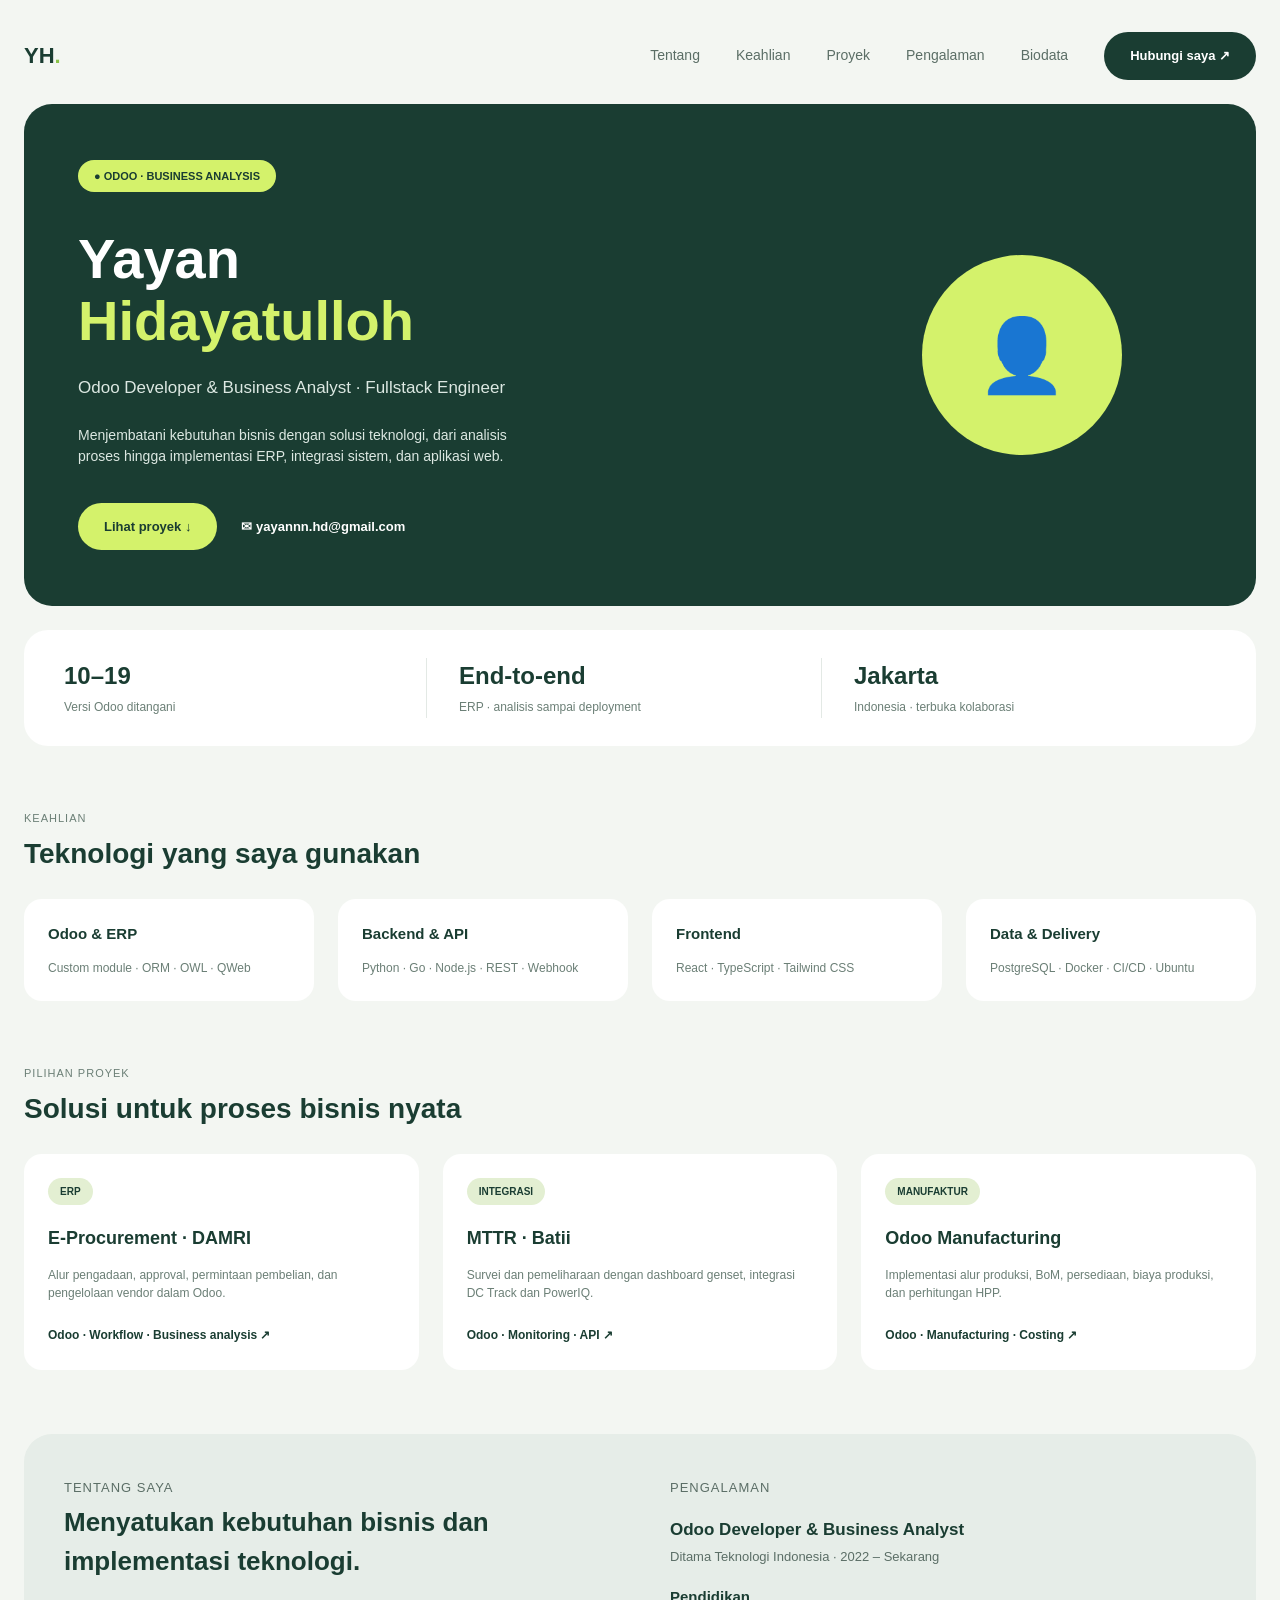
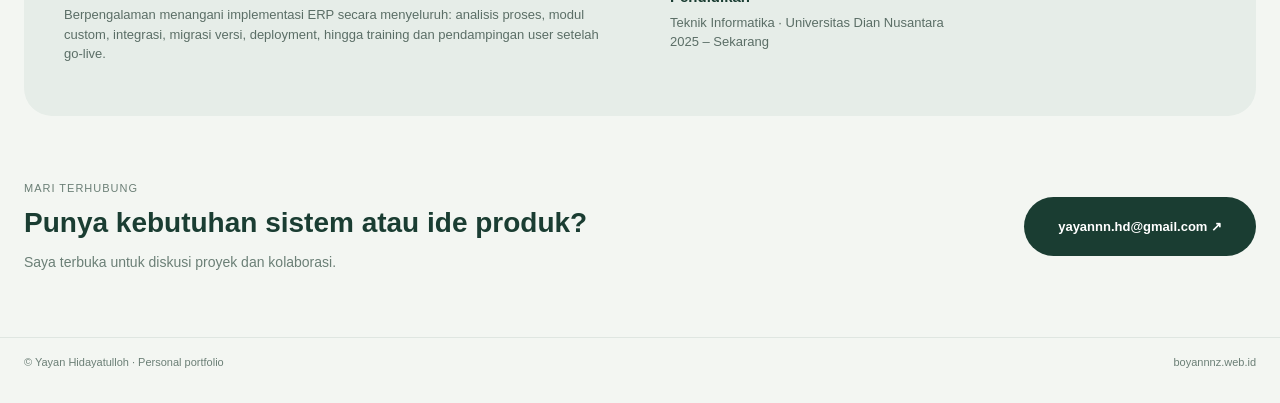
<file: index.html>
<!DOCTYPE html>
<html lang="id">
<head>
  <meta charset="UTF-8">
  <meta name="viewport" content="width=device-width, initial-scale=1.0">
  <title>Yayan Hidayatulloh - Personal Portfolio</title>
  <!-- memanggil file CSS -->
  <link rel="stylesheet" type="text/css" href="style.css">
</head>
<body>

  <header>
    <div class="container">
      <a href="#" class="logo">YH<span>.</span></a>
      <nav>
        <ul>
          <li><a href="#tentang">Tentang</a></li>
          <li><a href="#keahlian">Keahlian</a></li>
          <li><a href="#proyek">Proyek</a></li>
          <li><a href="#pengalaman">Pengalaman</a></li>
          <li><a href="biodata.html">Biodata</a></li>
          <li><a href="#kontak" class="btn btn-dark">Hubungi saya ↗</a></li>
        </ul>
      </nav>
    </div>
  </header>

  <main class="container">

    <!-- Hero -->
    <section class="hero" style="margin-bottom:24px;">
      <div>
        <span class="badge">● ODOO · BUSINESS ANALYSIS</span>
        <h1>Yayan <span>Hidayatulloh</span></h1>
        <p class="role">Odoo Developer &amp; Business Analyst · Fullstack Engineer</p>
        <p class="desc">Menjembatani kebutuhan bisnis dengan solusi teknologi, dari analisis proses hingga implementasi ERP, integrasi sistem, dan aplikasi web.</p>
        <div class="actions">
          <a href="#proyek" class="btn btn-lime">Lihat proyek ↓</a>
          <a href="mailto:yayannn.hd@gmail.com">✉ yayannn.hd@gmail.com</a>
        </div>
      </div>
      <div class="avatar">👤</div>
    </section>

    <!-- Stats -->
    <section class="stats">
      <div><strong>10–19</strong><small>Versi Odoo ditangani</small></div>
      <div><strong>End-to-end</strong><small>ERP · analisis sampai deployment</small></div>
      <div><strong>Jakarta</strong><small>Indonesia · terbuka kolaborasi</small></div>
    </section>

    <!-- Keahlian -->
    <section id="keahlian">
      <p class="label">Keahlian</p>
      <h2>Teknologi yang saya gunakan</h2>
      <div class="grid grid-4">
        <div class="card">
          <h3>Odoo &amp; ERP</h3>
          <p>Custom module · ORM · OWL · QWeb</p>
        </div>
        <div class="card">
          <h3>Backend &amp; API</h3>
          <p>Python · Go · Node.js · REST · Webhook</p>
        </div>
        <div class="card">
          <h3>Frontend</h3>
          <p>React · TypeScript · Tailwind CSS</p>
        </div>
        <div class="card">
          <h3>Data &amp; Delivery</h3>
          <p>PostgreSQL · Docker · CI/CD · Ubuntu</p>
        </div>
      </div>
    </section>

    <!-- Proyek -->
    <section id="proyek">
      <p class="label">Pilihan Proyek</p>
      <h2>Solusi untuk proses bisnis nyata</h2>
      <div class="grid grid-3">
        <article class="card project">
          <span class="tag">ERP</span>
          <h3>E-Procurement · DAMRI</h3>
          <p>Alur pengadaan, approval, permintaan pembelian, dan pengelolaan vendor dalam Odoo.</p>
          <a class="stack" href="#">Odoo · Workflow · Business analysis ↗</a>
        </article>
        <article class="card project">
          <span class="tag">INTEGRASI</span>
          <h3>MTTR · Batii</h3>
          <p>Survei dan pemeliharaan dengan dashboard genset, integrasi DC Track dan PowerIQ.</p>
          <a class="stack" href="#">Odoo · Monitoring · API ↗</a>
        </article>
        <article class="card project">
          <span class="tag">MANUFAKTUR</span>
          <h3>Odoo Manufacturing</h3>
          <p>Implementasi alur produksi, BoM, persediaan, biaya produksi, dan perhitungan HPP.</p>
          <a class="stack" href="#">Odoo · Manufacturing · Costing ↗</a>
        </article>
      </div>
    </section>

    <!-- Tentang & Pengalaman -->
    <section class="about" id="tentang">
      <div>
        <p class="label">Tentang Saya</p>
        <h2>Menyatukan kebutuhan bisnis dan implementasi teknologi.</h2>
        <p>Berpengalaman menangani implementasi ERP secara menyeluruh: analisis proses, modul custom, integrasi, migrasi versi, deployment, hingga training dan pendampingan user setelah go-live.</p>
      </div>
      <div class="exp" id="pengalaman">
        <p class="label">Pengalaman</p>
        <h4 style="font-size:17px; margin-top:16px;">Odoo Developer &amp; Business Analyst</h4>
        <p>Ditama Teknologi Indonesia · 2022 – Sekarang</p>
        <h4>Pendidikan</h4>
        <p>Teknik Informatika · Universitas Dian Nusantara<br>2025 – Sekarang</p>
      </div>
    </section>

    <!-- Kontak -->
    <section class="contact" id="kontak">
      <div>
        <p class="label">Mari Terhubung</p>
        <h2>Punya kebutuhan sistem atau ide produk?</h2>
        <p style="font-size:14px; color:#6b7f76;">Saya terbuka untuk diskusi proyek dan kolaborasi.</p>
      </div>
      <a href="mailto:yayannn.hd@gmail.com" class="btn btn-dark" style="padding:20px 34px;">yayannn.hd@gmail.com ↗</a>
    </section>

  </main>

  <footer>
    <div class="container">
      <span>© Yayan Hidayatulloh · Personal portfolio</span>
      <a href="https://boyannnz.web.id">boyannnz.web.id</a>
    </div>
  </footer>

</body>
</html>
</file>
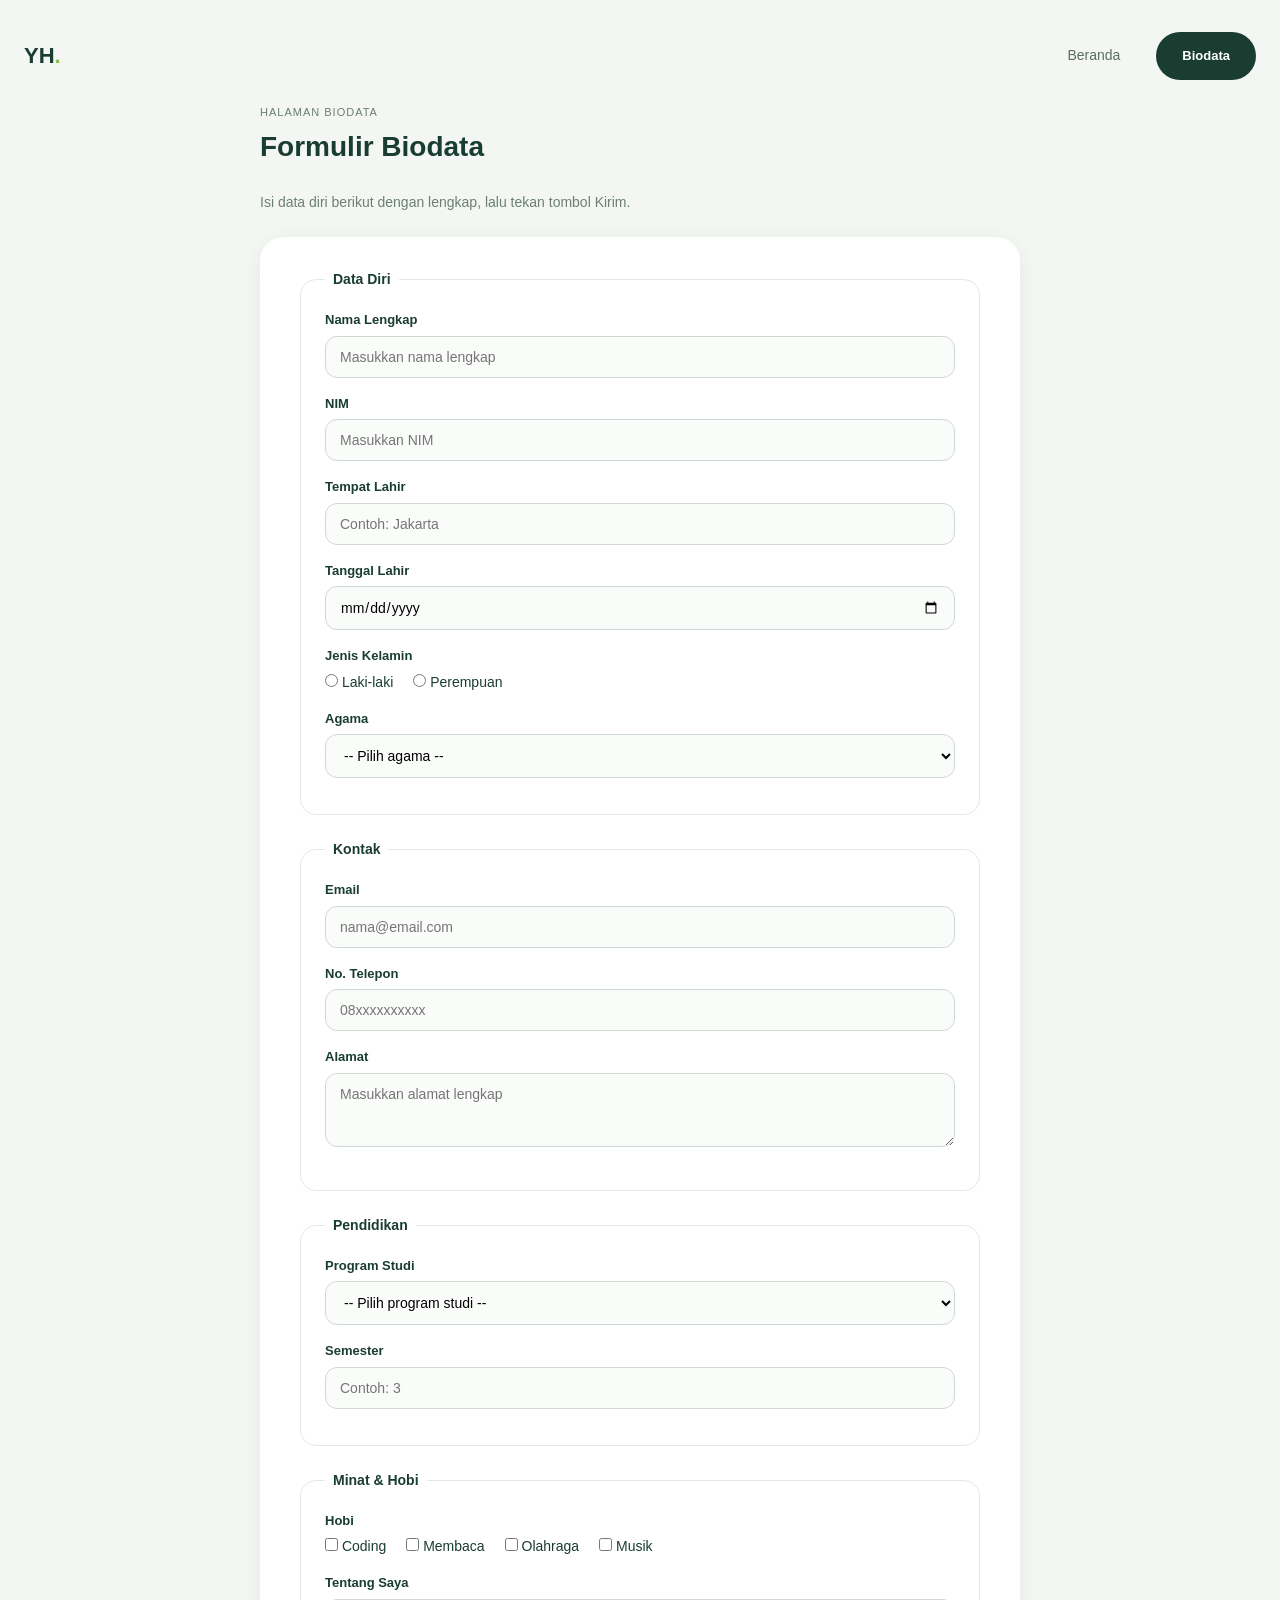
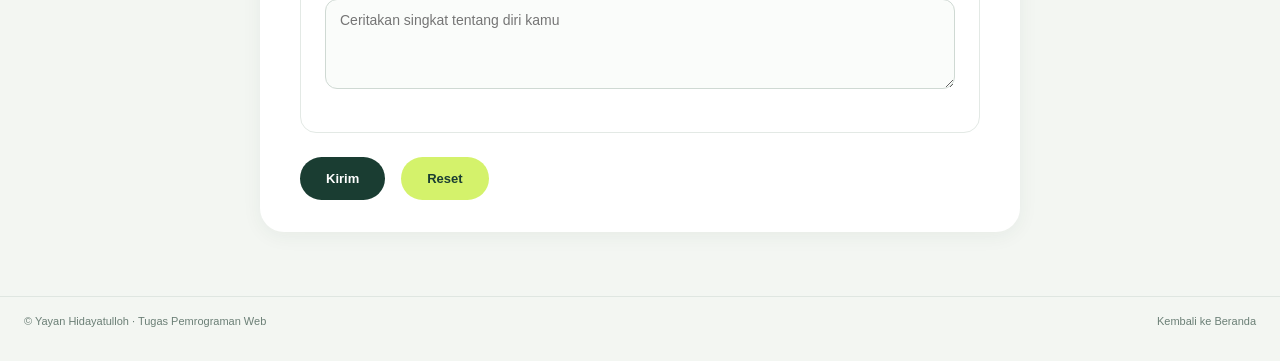
<file: biodata.html>
<!DOCTYPE html>
<html lang="id">
<head>
  <meta charset="UTF-8">
  <meta name="viewport" content="width=device-width, initial-scale=1.0">
  <title>Biodata - Yayan Hidayatulloh</title>
  <!-- memanggil file CSS yang sama dengan halaman index -->
  <link rel="stylesheet" type="text/css" href="style.css">
</head>
<body>

  <!-- bagian header template -->
  <header id="header-utama">
    <div class="container">
      <a href="index.html" class="logo">YH<span>.</span></a>
      <nav>
        <ul>
          <li><a href="index.html">Beranda</a></li>
          <li><a href="biodata.html" class="btn btn-dark">Biodata</a></li>
        </ul>
      </nav>
    </div>
  </header>
  <!-- akhir bagian header template -->

  <main class="container" id="konten-biodata">
    <section class="form-section" id="bagian-formulir">
      <p class="label">Halaman Biodata</p>
      <h2>Formulir Biodata</h2>
      <p class="form-intro">Isi data diri berikut dengan lengkap, lalu tekan tombol Kirim.</p>

      <form id="form-biodata" class="form-card" action="#" method="post">

        <!-- Data diri -->
        <fieldset class="form-group" id="grup-data-diri">
          <legend>Data Diri</legend>

          <div class="form-row">
            <label for="nama" class="form-label">Nama Lengkap</label>
            <input type="text" id="nama" name="nama" class="form-input" placeholder="Masukkan nama lengkap" required>
          </div>

          <div class="form-row">
            <label for="nim" class="form-label">NIM</label>
            <input type="text" id="nim" name="nim" class="form-input" placeholder="Masukkan NIM" required>
          </div>

          <div class="form-row">
            <label for="tempat-lahir" class="form-label">Tempat Lahir</label>
            <input type="text" id="tempat-lahir" name="tempat_lahir" class="form-input" placeholder="Contoh: Jakarta">
          </div>

          <div class="form-row">
            <label for="tanggal-lahir" class="form-label">Tanggal Lahir</label>
            <input type="date" id="tanggal-lahir" name="tanggal_lahir" class="form-input">
          </div>

          <div class="form-row">
            <span class="form-label">Jenis Kelamin</span>
            <div class="form-options" id="opsi-jenis-kelamin">
              <label class="form-option"><input type="radio" id="pria" name="jenis_kelamin" value="Laki-laki"> Laki-laki</label>
              <label class="form-option"><input type="radio" id="wanita" name="jenis_kelamin" value="Perempuan"> Perempuan</label>
            </div>
          </div>

          <div class="form-row">
            <label for="agama" class="form-label">Agama</label>
            <select id="agama" name="agama" class="form-input">
              <option value="">-- Pilih agama --</option>
              <option value="Islam">Islam</option>
              <option value="Kristen">Kristen</option>
              <option value="Katolik">Katolik</option>
              <option value="Hindu">Hindu</option>
              <option value="Buddha">Buddha</option>
              <option value="Konghucu">Konghucu</option>
            </select>
          </div>
        </fieldset>

        <!-- Kontak -->
        <fieldset class="form-group" id="grup-kontak">
          <legend>Kontak</legend>

          <div class="form-row">
            <label for="email" class="form-label">Email</label>
            <input type="email" id="email" name="email" class="form-input" placeholder="nama@email.com" required>
          </div>

          <div class="form-row">
            <label for="telepon" class="form-label">No. Telepon</label>
            <input type="tel" id="telepon" name="telepon" class="form-input" placeholder="08xxxxxxxxxx">
          </div>

          <div class="form-row">
            <label for="alamat" class="form-label">Alamat</label>
            <textarea id="alamat" name="alamat" class="form-input" rows="3" placeholder="Masukkan alamat lengkap"></textarea>
          </div>
        </fieldset>

        <!-- Pendidikan -->
        <fieldset class="form-group" id="grup-pendidikan">
          <legend>Pendidikan</legend>

          <div class="form-row">
            <label for="prodi" class="form-label">Program Studi</label>
            <select id="prodi" name="prodi" class="form-input">
              <option value="">-- Pilih program studi --</option>
              <option value="Teknik Informatika">Teknik Informatika</option>
              <option value="Sistem Informasi">Sistem Informasi</option>
              <option value="Lainnya">Lainnya</option>
            </select>
          </div>

          <div class="form-row">
            <label for="semester" class="form-label">Semester</label>
            <input type="number" id="semester" name="semester" class="form-input" min="1" max="14" placeholder="Contoh: 3">
          </div>
        </fieldset>

        <!-- Minat -->
        <fieldset class="form-group" id="grup-minat">
          <legend>Minat &amp; Hobi</legend>

          <div class="form-row">
            <span class="form-label">Hobi</span>
            <div class="form-options" id="opsi-hobi">
              <label class="form-option"><input type="checkbox" id="hobi-coding" name="hobi" value="Coding"> Coding</label>
              <label class="form-option"><input type="checkbox" id="hobi-membaca" name="hobi" value="Membaca"> Membaca</label>
              <label class="form-option"><input type="checkbox" id="hobi-olahraga" name="hobi" value="Olahraga"> Olahraga</label>
              <label class="form-option"><input type="checkbox" id="hobi-musik" name="hobi" value="Musik"> Musik</label>
            </div>
          </div>

          <div class="form-row">
            <label for="tentang" class="form-label">Tentang Saya</label>
            <textarea id="tentang" name="tentang" class="form-input" rows="4" placeholder="Ceritakan singkat tentang diri kamu"></textarea>
          </div>
        </fieldset>

        <!-- Tombol -->
        <div class="form-actions" id="aksi-formulir">
          <button type="submit" id="tombol-kirim" class="btn btn-dark">Kirim</button>
          <button type="reset" id="tombol-reset" class="btn btn-lime">Reset</button>
        </div>

      </form>
    </section>
  </main>

  <!-- bagian footer template -->
  <footer id="footer-utama">
    <div class="container">
      <span>© Yayan Hidayatulloh · Tugas Pemrograman Web</span>
      <a href="index.html">Kembali ke Beranda</a>
    </div>
  </footer>
  <!-- akhir bagian footer template -->

</body>
</html>
</file>
<file: style.css>
/* Style bersama untuk index.html dan biodata.html */
* { box-sizing: border-box; margin: 0; padding: 0; }
body {
  font-family: Arial, Helvetica, sans-serif;
  background: #f3f6f2;
  color: #1a3d32;
  line-height: 1.5;
}
a { color: inherit; text-decoration: none; }
ul { list-style: none; }
.container { max-width: 1344px; margin: 0 auto; padding: 0 24px; }
.label { font-size: 11px; letter-spacing: 1px; text-transform: uppercase; color: #6b7f76; }
h2 { font-size: 28px; margin: 6px 0 24px; }

/* Header */
header .container { display: flex; justify-content: space-between; align-items: center; padding-top: 32px; padding-bottom: 24px; }
.logo { font-size: 22px; font-weight: bold; }
.logo span { color: #8bc34a; }
nav ul { display: flex; align-items: center; gap: 36px; font-size: 14px; color: #5b6e66; }
.btn { display: inline-block; padding: 14px 26px; border-radius: 999px; font-weight: bold; font-size: 13px; }
.btn-dark { background: #1a3d32; color: #fff; }
.btn-lime { background: #d4f26b; color: #1a3d32; }

/* Hero */
.hero { background: #1a3d32; color: #fff; border-radius: 28px; padding: 56px 54px; display: flex; justify-content: space-between; align-items: center; margin-bottom: 24px; }
.badge { display: inline-block; background: #d4f26b; color: #1a3d32; font-size: 11px; font-weight: bold; padding: 8px 16px; border-radius: 999px; margin-bottom: 36px; }
.hero h1 { font-size: 56px; line-height: 1.1; }
.hero h1 span { color: #d4f26b; display: block; }
.hero .role { margin: 24px 0; font-size: 17px; color: #dce8e2; }
.hero .desc { font-size: 14px; color: #dce8e2; max-width: 460px; margin-bottom: 36px; }
.hero .actions { display: flex; align-items: center; gap: 24px; font-size: 13px; font-weight: bold; }
.avatar { width: 200px; height: 200px; border-radius: 50%; background: #d4f26b; display: flex; align-items: center; justify-content: center; font-size: 72px; color: #1a3d32; margin-right: 80px; }

/* Stats */
.stats { background: #fff; border-radius: 24px; padding: 28px 40px; display: flex; margin-bottom: 64px; }
.stats div { flex: 1; padding: 0 32px; border-right: 1px solid #e3e9e5; }
.stats div:first-child { padding-left: 0; }
.stats div:last-child { border-right: none; }
.stats strong { display: block; font-size: 24px; }
.stats small { font-size: 12px; color: #6b7f76; }

/* Cards */
section { margin-bottom: 64px; }
.grid { display: grid; gap: 24px; }
.grid-4 { grid-template-columns: repeat(4, 1fr); }
.grid-3 { grid-template-columns: repeat(3, 1fr); }
.card { background: #fff; border-radius: 18px; padding: 24px; }
.card h3 { font-size: 15px; margin-bottom: 14px; }
.card p { font-size: 12px; color: #6b7f76; }
.tag { display: inline-block; background: #e3efd2; font-size: 10px; font-weight: bold; padding: 6px 12px; border-radius: 999px; margin-bottom: 20px; }
.project h3 { font-size: 18px; }
.project p { margin-bottom: 20px; }
.project .stack { font-size: 12px; font-weight: bold; }

/* About */
.about { background: #e6ede8; border-radius: 28px; padding: 44px 40px; display: flex; gap: 60px; }
.about > div { flex: 1; }
.about h2 { font-size: 26px; }
.about p { font-size: 13px; color: #5b6e66; }
.about h4 { font-size: 15px; margin: 8px 0 4px; }
.about .exp p { margin-bottom: 20px; }

/* Contact & Footer */
.contact { display: flex; justify-content: space-between; align-items: center; }
.contact h2 { margin-bottom: 8px; }
footer { border-top: 1px solid #dfe6e1; padding: 16px 0 32px; font-size: 11px; color: #6b7f76; }
footer .container { display: flex; justify-content: space-between; }

@media (max-width: 900px) {
  .grid-4, .grid-3 { grid-template-columns: 1fr; }
  .hero, .stats, .about, .contact { flex-direction: column; align-items: flex-start; gap: 24px; }
  .stats div { border-right: none; padding: 0; }
  .avatar { margin-right: 0; }
  nav ul { gap: 16px; }
}

/* ===== Halaman Biodata (selector class dan id) ===== */
.form-section { max-width: 760px; margin: 0 auto 64px; }
.form-intro { color: #6b7f76; font-size: 14px; margin-bottom: 24px; }
.form-card { background: #fff; border-radius: 24px; padding: 32px 40px; }
.form-group { border: 1px solid #e3e9e5; border-radius: 16px; padding: 20px 24px; margin-bottom: 24px; }
.form-group legend { font-weight: bold; font-size: 14px; padding: 0 8px; }
.form-row { margin-bottom: 16px; }
.form-label { display: block; font-size: 13px; font-weight: bold; margin-bottom: 6px; }
.form-input { width: 100%; padding: 12px 14px; border: 1px solid #cfd9d3; border-radius: 12px; font-family: inherit; font-size: 14px; background: #fafcfa; }
.form-input:focus { outline: 2px solid #8bc34a; border-color: #8bc34a; }
.form-options { display: flex; flex-wrap: wrap; gap: 8px 20px; }
.form-option { font-size: 14px; cursor: pointer; }
.form-actions { display: flex; gap: 16px; }
.form-actions button { border: none; cursor: pointer; font-family: inherit; }

/* selector id */
#form-biodata { box-shadow: 0 4px 20px rgba(26, 61, 50, 0.06); }
#tombol-kirim:hover { background: #24574a; }
#tombol-reset:hover { background: #c3e04f; }
#footer-utama { margin-top: 32px; }

@media (max-width: 900px) {
  .form-card { padding: 24px 20px; }
}
</file>
